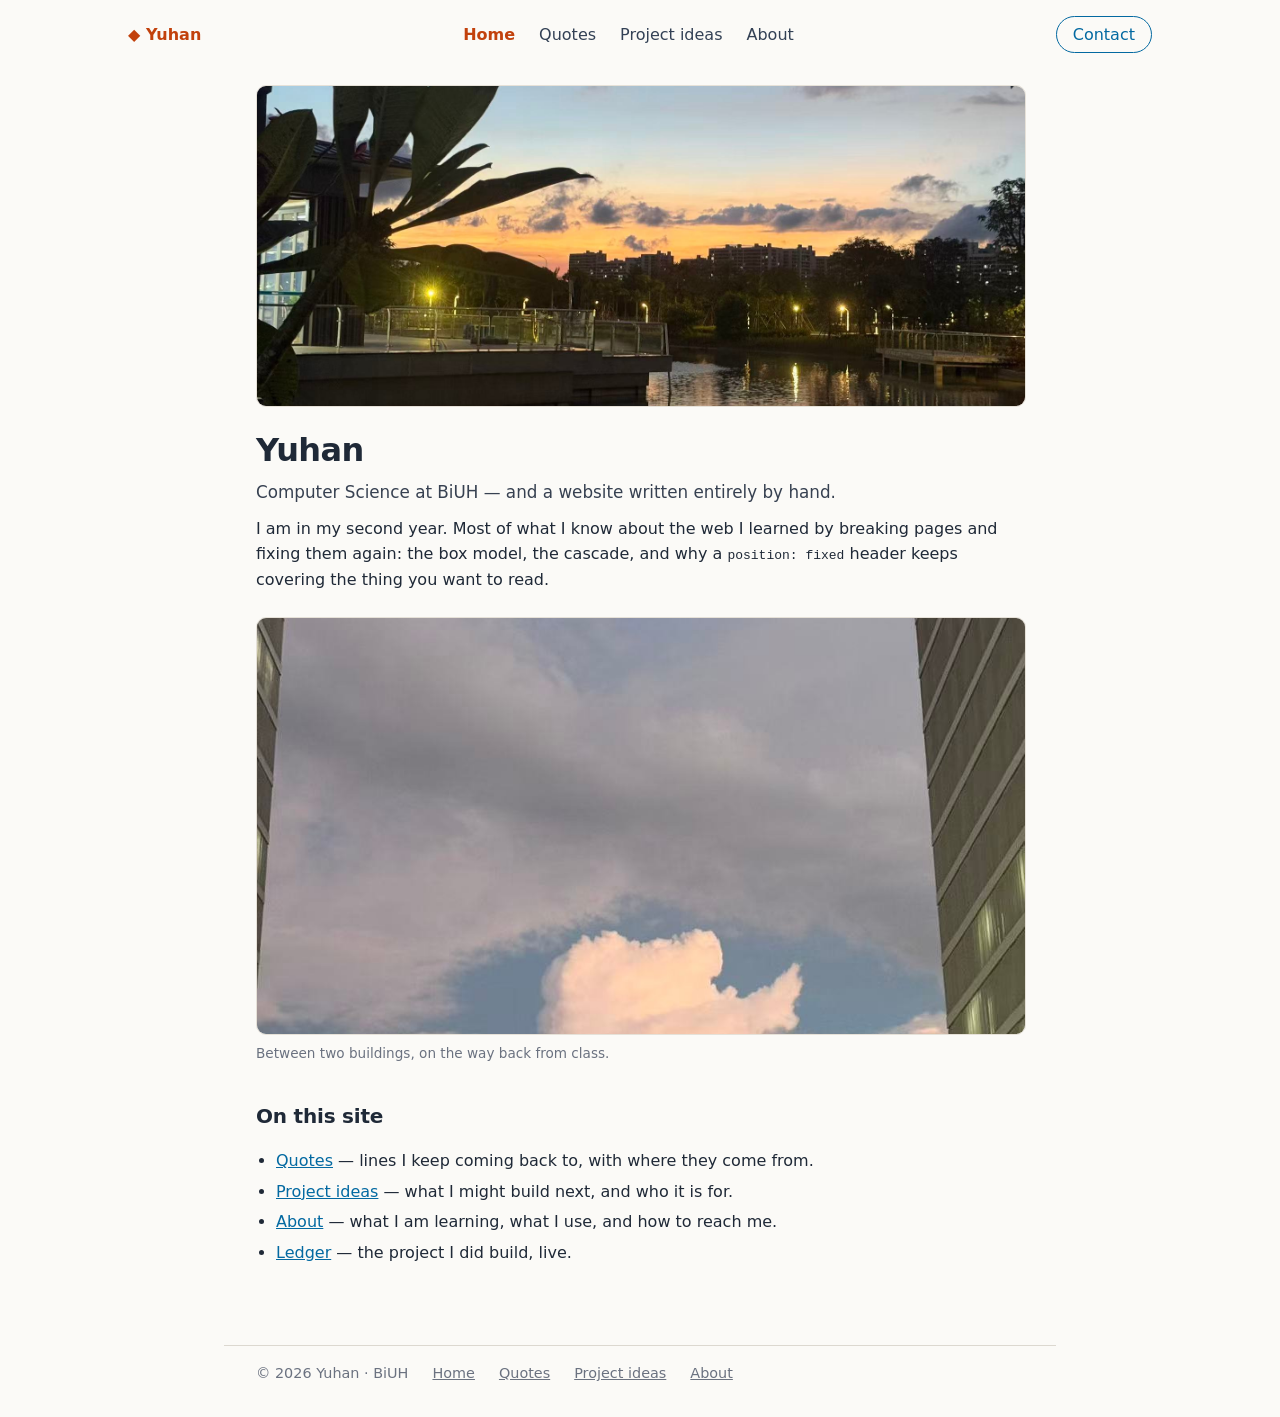
<file: index.html>
<!DOCTYPE html>
<html lang="en">
<head>
<meta charset="utf-8">
<meta name="viewport" content="width=device-width, initial-scale=1">
<title>Yuhan</title>
<meta name="description" content="Yuhan — Computer Science at BiUH, and a website written by hand.">
<link rel="icon" href="Images/favicon-32.png" sizes="32x32" type="image/png">
<link rel="apple-touch-icon" href="Images/icon-180.png">
<meta name="theme-color" content="#fbfaf7">
<meta property="og:type" content="website">
<meta property="og:site_name" content="Yuhan">
<meta property="og:title" content="Yuhan — personal site">
<meta property="og:description" content="Yuhan — Computer Science at BiUH, and a website written by hand.">
<meta property="og:url" content="https://cccyyyhhh123.github.io/yuhan-site/">
<meta property="og:image" content="https://cccyyyhhh123.github.io/yuhan-site/Images/cover-1200x630.jpg">
<meta property="og:image:width" content="1200">
<meta property="og:image:height" content="630">
<meta name="twitter:card" content="summary_large_image"><link rel="stylesheet" href="style.css">
</head>
<body>

<nav>
  <a class="logo" href="index.html">◆ Yuhan</a>
  <ul class="links">
    <li><a href="index.html" aria-current="page">Home</a></li>
    <li><a href="quote.html">Quotes</a></li>
    <li><a href="project.html">Project ideas</a></li>
    <li><a href="about.html">About</a></li>
  </ul>
  <a class="action" href="about.html#contact">Contact</a>
</nav>

<main>
  <div class="hero">
    <img src="Images/campus-lake.jpg"
         alt="The lake on campus at sunset, the sky orange behind the buildings and the water holding the light">
  </div>

  <h1>Yuhan</h1>
  <p class="lead">Computer Science at BiUH — and a website written entirely by hand.</p>

  <p>I am in my second year. Most of what I know about the web I learned by breaking
     pages and fixing them again: the box model, the cascade, and why a
     <code>position: fixed</code> header keeps covering the thing you want to read.</p>

  <figure class="shot">
    <img src="Images/campus-sky.jpg"
         alt="A tall cloud lit pink by the evening sun, framed by two buildings on campus">
    <figcaption>Between two buildings, on the way back from class.</figcaption>
  </figure>

  <h2>On this site</h2>
  <ul>
    <li><a href="quote.html">Quotes</a> — lines I keep coming back to, with where they come from.</li>
    <li><a href="project.html">Project ideas</a> — what I might build next, and who it is for.</li>
    <li><a href="about.html">About</a> — what I am learning, what I use, and how to reach me.</li>
    <li><a href="https://cccyyyhhh123.github.io/ledger/">Ledger</a> — the project I did build, live.</li>
  </ul>
</main>

<footer id="site-footer">
  <span>© 2026 Yuhan · BiUH</span>
  <a href="index.html">Home</a>
  <a href="quote.html">Quotes</a>
  <a href="project.html">Project ideas</a>
  <a href="about.html">About</a>
</footer>

</body>
</html>
</file>
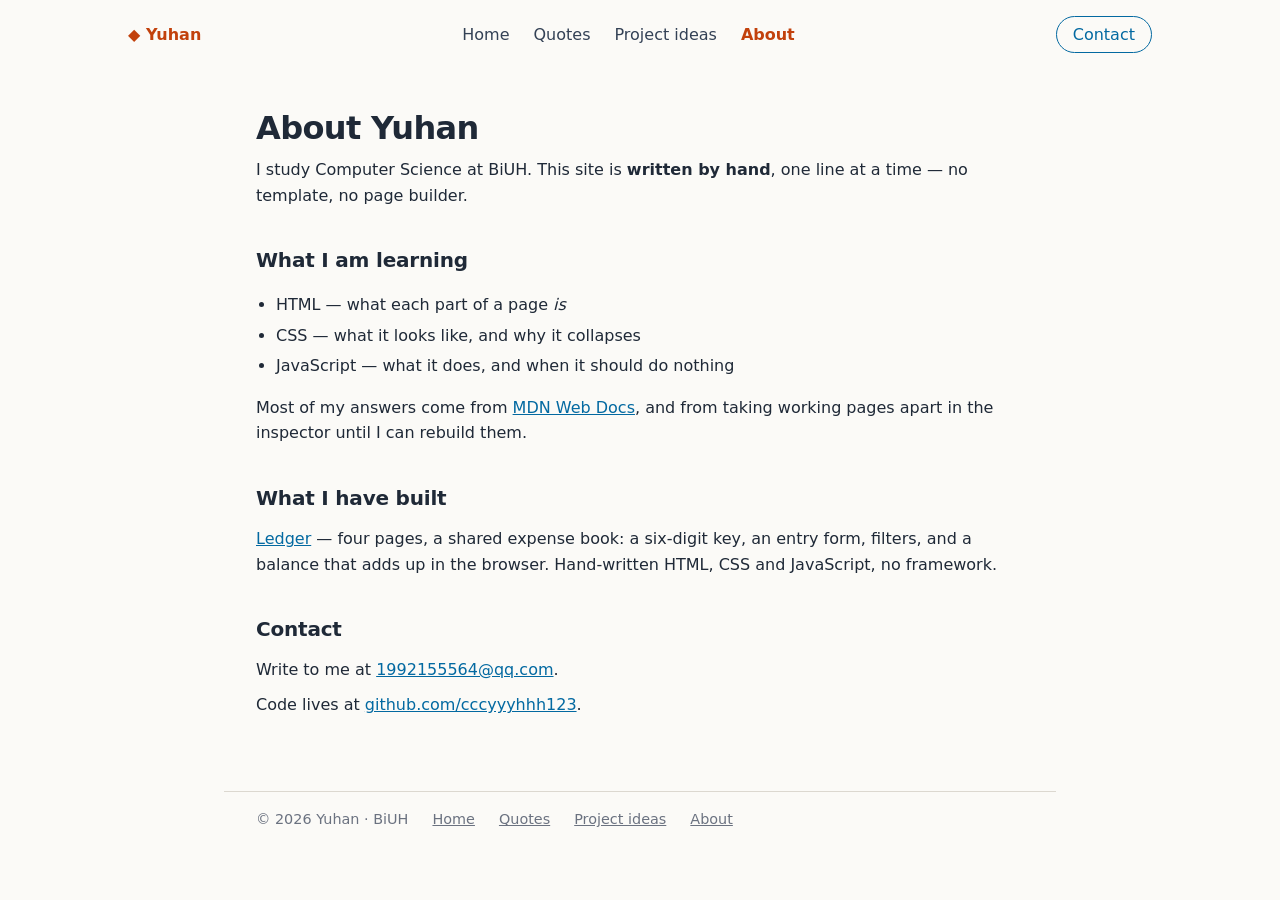
<file: about.html>
<!DOCTYPE html>
<html lang="en">
<head>
<meta charset="utf-8">
<meta name="viewport" content="width=device-width, initial-scale=1">
<title>About · Yuhan</title>
<meta name="description" content="About Yuhan — Computer Science at BiUH, what I am learning, and how to reach me.">
<link rel="icon" href="Images/favicon-32.png" sizes="32x32" type="image/png">
<link rel="apple-touch-icon" href="Images/icon-180.png">
<meta name="theme-color" content="#fbfaf7">
<meta property="og:type" content="website">
<meta property="og:site_name" content="Yuhan">
<meta property="og:title" content="About · Yuhan">
<meta property="og:description" content="About Yuhan — Computer Science at BiUH, what I am learning, and how to reach me.">
<meta property="og:url" content="https://cccyyyhhh123.github.io/yuhan-site/about.html">
<meta property="og:image" content="https://cccyyyhhh123.github.io/yuhan-site/Images/cover-1200x630.jpg">
<meta property="og:image:width" content="1200">
<meta property="og:image:height" content="630">
<meta name="twitter:card" content="summary_large_image"><link rel="stylesheet" href="style.css">
</head>
<body>

<nav>
  <a class="logo" href="index.html">◆ Yuhan</a>
  <ul class="links">
    <li><a href="index.html">Home</a></li>
    <li><a href="quote.html">Quotes</a></li>
    <li><a href="project.html">Project ideas</a></li>
    <li><a href="about.html" aria-current="page">About</a></li>
  </ul>
  <a class="action" href="#contact">Contact</a>
</nav>

<main>
  <h1>About Yuhan</h1>
  <p>I study Computer Science at BiUH. This site is <strong>written by hand</strong>,
     one line at a time — no template, no page builder.</p>

  <h2>What I am learning</h2>
  <ul>
    <li>HTML — what each part of a page <em>is</em></li>
    <li>CSS — what it looks like, and why it collapses</li>
    <li>JavaScript — what it does, and when it should do nothing</li>
  </ul>
  <p>Most of my answers come from
    <a href="https://developer.mozilla.org">MDN Web Docs</a>, and from taking working
    pages apart in the inspector until I can rebuild them.</p>

  <h2>What I have built</h2>
  <p><a href="https://cccyyyhhh123.github.io/ledger/">Ledger</a> — four pages, a shared
     expense book: a six-digit key, an entry form, filters, and a balance that adds up
     in the browser. Hand-written HTML, CSS and JavaScript, no framework.</p>

  <section id="contact">
    <h2>Contact</h2>
    <p>Write to me at <a href="mailto:1992155564@qq.com">1992155564@qq.com</a>.</p>
    <p>Code lives at <a href="https://github.com/cccyyyhhh123">github.com/cccyyyhhh123</a>.</p>
  </section>
</main>

<footer id="site-footer">
  <span>© 2026 Yuhan · BiUH</span>
  <a href="index.html">Home</a>
  <a href="quote.html">Quotes</a>
  <a href="project.html">Project ideas</a>
  <a href="about.html">About</a>
</footer>

</body>
</html>
</file>
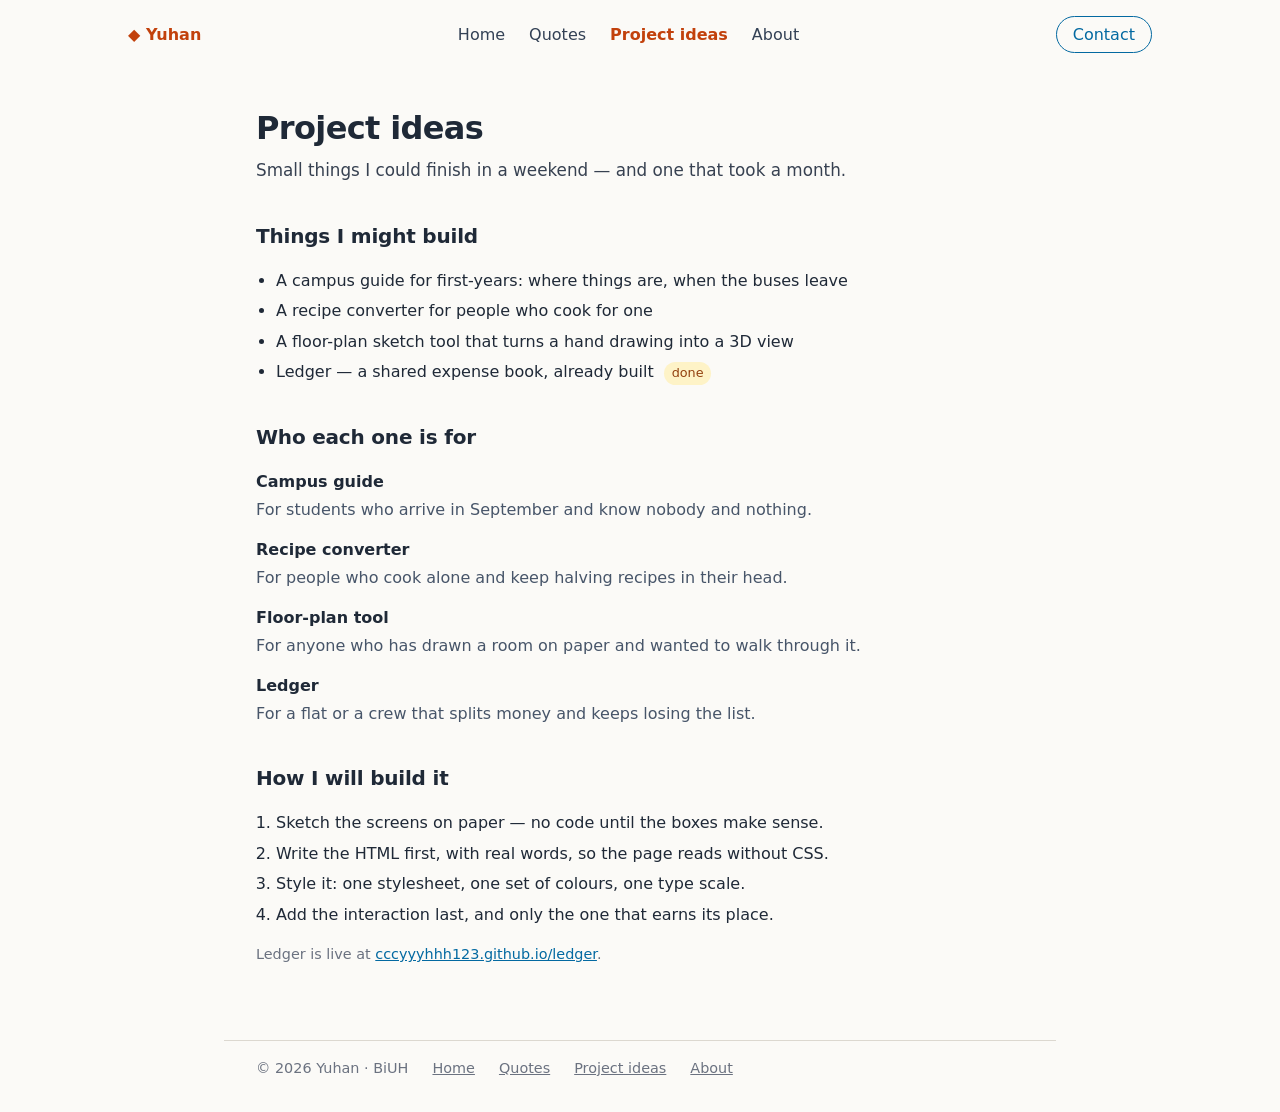
<file: project.html>
<!DOCTYPE html>
<html lang="en">
<head>
<meta charset="utf-8">
<meta name="viewport" content="width=device-width, initial-scale=1">
<title>Project ideas · Yuhan</title>
<meta name="description" content="Things I might build next, who each one is for, and how I would build it.">
<link rel="icon" href="Images/favicon-32.png" sizes="32x32" type="image/png">
<link rel="apple-touch-icon" href="Images/icon-180.png">
<meta name="theme-color" content="#fbfaf7">
<meta property="og:type" content="website">
<meta property="og:site_name" content="Yuhan">
<meta property="og:title" content="Project ideas · Yuhan">
<meta property="og:description" content="Things I might build next, who each one is for, and how I would build it.">
<meta property="og:url" content="https://cccyyyhhh123.github.io/yuhan-site/project.html">
<meta property="og:image" content="https://cccyyyhhh123.github.io/yuhan-site/Images/cover-1200x630.jpg">
<meta property="og:image:width" content="1200">
<meta property="og:image:height" content="630">
<meta name="twitter:card" content="summary_large_image"><link rel="stylesheet" href="style.css">
</head>
<body>

<nav>
  <a class="logo" href="index.html">◆ Yuhan</a>
  <ul class="links">
    <li><a href="index.html">Home</a></li>
    <li><a href="quote.html">Quotes</a></li>
    <li><a href="project.html" aria-current="page">Project ideas</a></li>
    <li><a href="about.html">About</a></li>
  </ul>
  <a class="action" href="about.html#contact">Contact</a>
</nav>

<main>
  <h1>Project ideas</h1>
  <p class="lead">Small things I could finish in a weekend — and one that took a month.</p>

  <h2>Things I might build</h2>
  <ul>
    <li>A campus guide for first-years: where things are, when the buses leave</li>
    <li>A recipe converter for people who cook for one</li>
    <li>A floor-plan sketch tool that turns a hand drawing into a 3D view</li>
    <li>Ledger — a shared expense book, already built <span class="pill">done</span></li>
  </ul>

  <h2>Who each one is for</h2>
  <dl>
    <dt>Campus guide</dt>
    <dd>For students who arrive in September and know nobody and nothing.</dd>

    <dt>Recipe converter</dt>
    <dd>For people who cook alone and keep halving recipes in their head.</dd>

    <dt>Floor-plan tool</dt>
    <dd>For anyone who has drawn a room on paper and wanted to walk through it.</dd>

    <dt>Ledger</dt>
    <dd>For a flat or a crew that splits money and keeps losing the list.</dd>
  </dl>

  <h2>How I will build it</h2>
  <ol>
    <li>Sketch the screens on paper — no code until the boxes make sense.</li>
    <li>Write the HTML first, with real words, so the page reads without CSS.</li>
    <li>Style it: one stylesheet, one set of colours, one type scale.</li>
    <li>Add the interaction last, and only the one that earns its place.</li>
  </ol>

  <p class="muted">Ledger is live at
    <a href="https://cccyyyhhh123.github.io/ledger/">cccyyyhhh123.github.io/ledger</a>.</p>
</main>

<footer id="site-footer">
  <span>© 2026 Yuhan · BiUH</span>
  <a href="index.html">Home</a>
  <a href="quote.html">Quotes</a>
  <a href="project.html">Project ideas</a>
  <a href="about.html">About</a>
</footer>

</body>
</html>
</file>
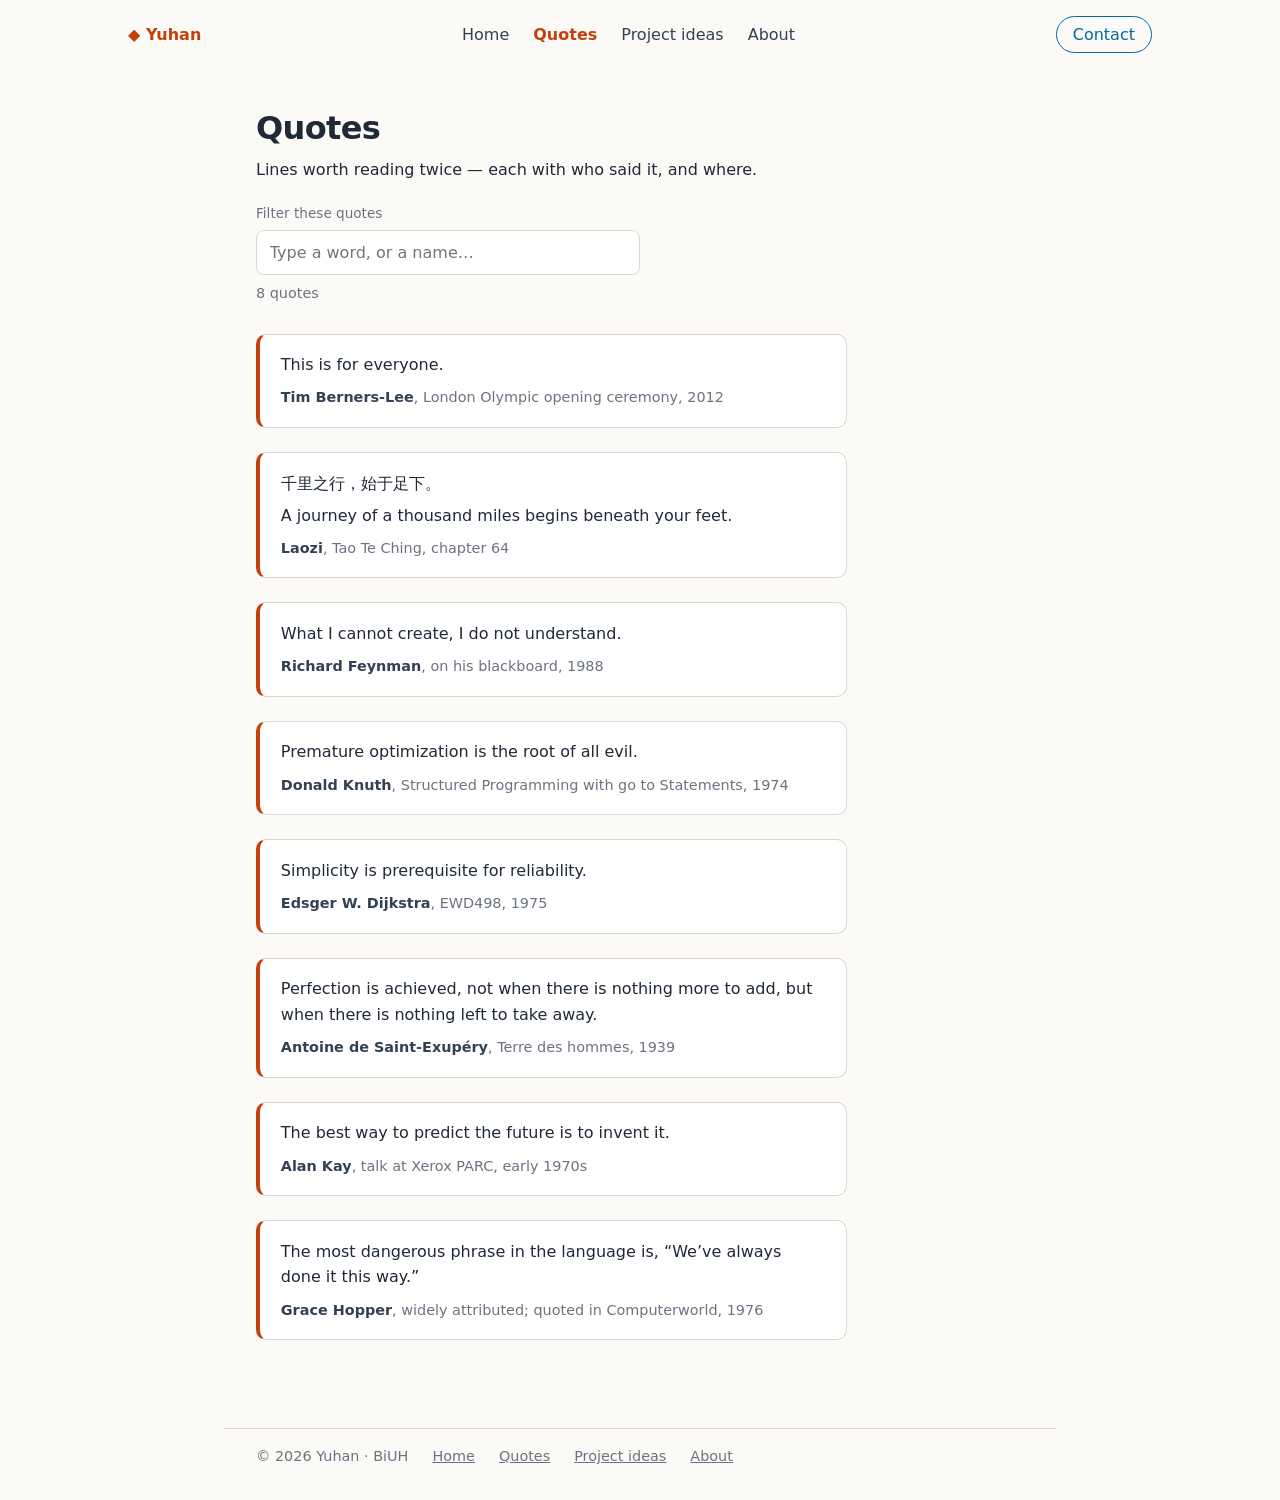
<file: quote.html>
<!DOCTYPE html>
<html lang="en">
<head>
<meta charset="utf-8">
<meta name="viewport" content="width=device-width, initial-scale=1">
<title>Quotes · Yuhan</title>
<meta name="description" content="Lines worth reading twice — each with who said it, and where.">
<link rel="icon" href="Images/favicon-32.png" sizes="32x32" type="image/png">
<link rel="apple-touch-icon" href="Images/icon-180.png">
<meta name="theme-color" content="#fbfaf7">
<meta property="og:type" content="website">
<meta property="og:site_name" content="Yuhan">
<meta property="og:title" content="Quotes · Yuhan">
<meta property="og:description" content="Lines worth reading twice — each with who said it, and where.">
<meta property="og:url" content="https://cccyyyhhh123.github.io/yuhan-site/quote.html">
<meta property="og:image" content="https://cccyyyhhh123.github.io/yuhan-site/Images/cover-1200x630.jpg">
<meta property="og:image:width" content="1200">
<meta property="og:image:height" content="630">
<meta name="twitter:card" content="summary_large_image"><link rel="stylesheet" href="style.css">
</head>
<body>

<nav>
  <a class="logo" href="index.html">◆ Yuhan</a>
  <ul class="links">
    <li><a href="index.html">Home</a></li>
    <li><a href="quote.html" aria-current="page">Quotes</a></li>
    <li><a href="project.html">Project ideas</a></li>
    <li><a href="about.html">About</a></li>
  </ul>
  <a class="action" href="about.html#contact">Contact</a>
</nav>

<main>
  <h1>Quotes</h1>
  <p>Lines worth reading twice — each with who said it, and where.</p>

  <div class="filter">
    <label for="q">Filter these quotes</label>
    <input type="search" id="q" name="q" placeholder="Type a word, or a name…" autocomplete="off" aria-describedby="count">
    <p class="muted" id="count" role="status" aria-live="polite">8 quotes</p>
  </div>

  <article class="quote">
    <blockquote>
      <p>This is for everyone.</p>
    </blockquote>
    <footer><cite>Tim Berners-Lee</cite>, <span class="source">London Olympic opening ceremony, 2012</span></footer>
  </article>

  <article class="quote">
    <blockquote>
      <p lang="zh">千里之行，始于足下。</p>
      <p>A journey of a thousand miles begins beneath your feet.</p>
    </blockquote>
    <footer><cite>Laozi</cite>, <span class="source">Tao Te Ching, chapter 64</span></footer>
  </article>

  <article class="quote">
    <blockquote>
      <p>What I cannot create, I do not understand.</p>
    </blockquote>
    <footer><cite>Richard Feynman</cite>, <span class="source">on his blackboard, 1988</span></footer>
  </article>

  <article class="quote">
    <blockquote>
      <p>Premature optimization is the root of all evil.</p>
    </blockquote>
    <footer><cite>Donald Knuth</cite>, <span class="source">Structured Programming with go to Statements, 1974</span></footer>
  </article>

  <article class="quote">
    <blockquote>
      <p>Simplicity is prerequisite for reliability.</p>
    </blockquote>
    <footer><cite>Edsger W. Dijkstra</cite>, <span class="source">EWD498, 1975</span></footer>
  </article>

  <article class="quote">
    <blockquote>
      <p>Perfection is achieved, not when there is nothing more to add, but when there
         is nothing left to take away.</p>
    </blockquote>
    <footer><cite>Antoine de Saint-Exupéry</cite>, <span class="source">Terre des hommes, 1939</span></footer>
  </article>

  <article class="quote">
    <blockquote>
      <p>The best way to predict the future is to invent it.</p>
    </blockquote>
    <footer><cite>Alan Kay</cite>, <span class="source">talk at Xerox PARC, early 1970s</span></footer>
  </article>

  <article class="quote">
    <blockquote>
      <p>The most dangerous phrase in the language is, “We’ve always done it this way.”</p>
    </blockquote>
    <footer><cite>Grace Hopper</cite>, <span class="source">widely attributed; quoted in Computerworld, 1976</span></footer>
  </article>
</main>

<footer id="site-footer">
  <span>© 2026 Yuhan · BiUH</span>
  <a href="index.html">Home</a>
  <a href="quote.html">Quotes</a>
  <a href="project.html">Project ideas</a>
  <a href="about.html">About</a>
</footer>

<script>
  /* filtering the quotes: type a word, and only the matching cards stay.
     Nothing is fetched — every card is already on the page. */
  (function () {
    var input = document.getElementById('q');
    var count = document.getElementById('count');
    if (!input || !count) return;
    var cards = Array.prototype.slice.call(document.querySelectorAll('.quote'));
    var total = cards.length;

    function apply() {
      var q = input.value.trim().toLowerCase();
      var shown = 0;
      cards.forEach(function (card) {
        var hit = !q || card.textContent.toLowerCase().indexOf(q) !== -1;
        card.hidden = !hit;
        if (hit) shown++;
      });
      count.textContent = !q
        ? total + ' quotes'
        : shown + ' of ' + total + ' quotes match';
      count.classList.toggle('empty', q !== '' && shown === 0);
    }

    input.addEventListener('input', apply);
    /* "/" jumps to the field, the way most searchable pages do */
    document.addEventListener('keydown', function (event) {
      if (event.key === '/' && document.activeElement !== input) {
        event.preventDefault();
        input.focus();
      }
    });
    apply();
  })();
</script>
</body>
</html>
</file>
<file: style.css>
/* style.css — one file, linked from every page
   ------------------------------------------------------------------
   Same recipe as the reference site: one text style on <body>, one
   centred column on <main>, one card class reused everywhere.
   ------------------------------------------------------------------ */

/* 1 · Text: set it once on body, everything inside inherits it */
body {
  margin: 0;
  font-family: system-ui, -apple-system, "Segoe UI", "PingFang SC", "Microsoft YaHei", sans-serif;
  line-height: 1.6;
  color: #1f2937;
  background: #fbfaf7;
}

/* 2 · The content column */
main {
  max-width: 48rem;
  margin: 0 auto;
  padding: 1rem 2rem 4rem;
}

img { max-width: 100%; height: auto; display: block; }

a { color: #0369a1; }
a:hover { color: #c2410c; }

h1 { font-size: 2rem; line-height: 1.2; margin: 1.5rem 0 .5rem; letter-spacing: -.02em; }
h2 { font-size: 1.25rem; margin: 2.25rem 0 .75rem; letter-spacing: -.01em; }
p  { margin: .6rem 0; }
ul, ol { padding-left: 1.25rem; }
li { margin: .3rem 0; }

/* 3 · The header: logo left, links centred, action right */
nav {
  display: flex;
  align-items: center;
  gap: 1rem;
  padding: 1rem 2rem;
  max-width: 64rem;
  margin: 0 auto;
}

nav .links {
  display: flex;
  gap: 1.5rem;
  margin: 0 auto;
  padding: 0;
  list-style: none;
  flex-wrap: wrap;
}

nav a { color: #334155; text-decoration: none; }
nav a:hover { color: #c2410c; }
nav a[aria-current="page"] { color: #c2410c; font-weight: 600; }

nav .logo { font-weight: 800; color: #c2410c; text-decoration: none; white-space: nowrap; }

nav .action {
  border: 1.5px solid #0369a1;
  border-radius: 99px;
  padding: .3em 1em;
  color: #0369a1;
  white-space: nowrap;
}
nav .action:hover { background: #0369a1; color: #fff; }

/* 4 · Hero: one wide picture, cropped to a fixed band */
.hero img {
  width: 100%;
  height: 20rem;
  object-fit: cover;
  border-radius: 10px;
  border: 1px solid #e6e1d8;
}

/* 5 · A figure with a caption, for the second picture */
figure.shot { margin: 1.5rem 0; }
/* a tall phone photo would run the page off the screen; crop it to a band
   instead, the same way the hero is cropped */
figure.shot img {
  width: 100%;
  height: 26rem;
  object-fit: cover;
  object-position: center 40%;
  border-radius: 10px;
  border: 1px solid #e6e1d8;
}
figcaption { font-size: .85rem; color: #6b7280; margin-top: .5rem; }

/* 6 · One quote card — the box model, on every quote at once */
.quote {
  max-width: 34rem;
  margin: 0 0 1.5rem;
  padding: 1.1em 1.3em;
  background: #fff;
  border: 1px solid #dcd8d0;
  border-left: 4px solid #c2410c;
  border-radius: 10px;
}
.quote blockquote { margin: 0; }
.quote blockquote p { margin: 0 0 .4em; }
.quote blockquote p:last-child { margin-bottom: 0; }
.quote footer { font-size: .9rem; color: #6b7280; margin-top: .6em; }
.quote cite { font-style: normal; font-weight: 600; color: #334155; }

/* 7 · Definition list: one idea per row */
dl { margin: 1rem 0; }
dt { font-weight: 600; margin-top: .9rem; }
dd { margin: .15rem 0 0 0; color: #475569; }

/* 8 · Small helpers */
.lead { font-size: 1.05rem; color: #374151; }
.muted { color: #6b7280; font-size: .9rem; }
.pill {
  display: inline-block;
  font-size: .8rem;
  padding: .1em .6em;
  border-radius: 99px;
  background: #fef3c7;
  color: #92400e;
  margin-left: .4em;
}

/* 9 · The site footer: by id, because every quote has a <footer> too */
#site-footer {
  max-width: 48rem;
  margin: 0 auto;
  padding: 1rem 2rem 2rem;
  border-top: 1px solid #dcd8d0;
  color: #6b7280;
  font-size: .9rem;
  display: flex;
  flex-wrap: wrap;
  gap: .5rem 1.5rem;
}
#site-footer a { color: #6b7280; }
#site-footer a:hover { color: #c2410c; }

@media (max-width: 640px) {
  main { padding: 0 1.25rem 3rem; }
  nav { padding: .9rem 1.25rem; }
  nav .links { gap: 1rem; font-size: .95rem; }
  .hero img { height: 14rem; }
  h1 { font-size: 1.7rem; }
}
/* 10 · The quote filter: one field, and the cards it hides */
.filter { margin: 1.25rem 0 1.75rem; }
.filter label { display: block; font-size: .85rem; color: #6b7280; margin-bottom: .35rem; }
.filter input {
  width: 100%;
  max-width: 24rem;
  font: inherit;
  font-size: 1rem;
  padding: .55em .8em;
  color: #1f2937;
  background: #fff;
  border: 1px solid #dcd8d0;
  border-radius: 8px;
}
.filter input:focus {
  outline: 2px solid #c2410c;
  outline-offset: 1px;
  border-color: #c2410c;
}
.filter .muted { margin: .45rem 0 0; }
.filter .muted.empty { color: #b91c1c; }
.quote[hidden] { display: none; }
</file>
